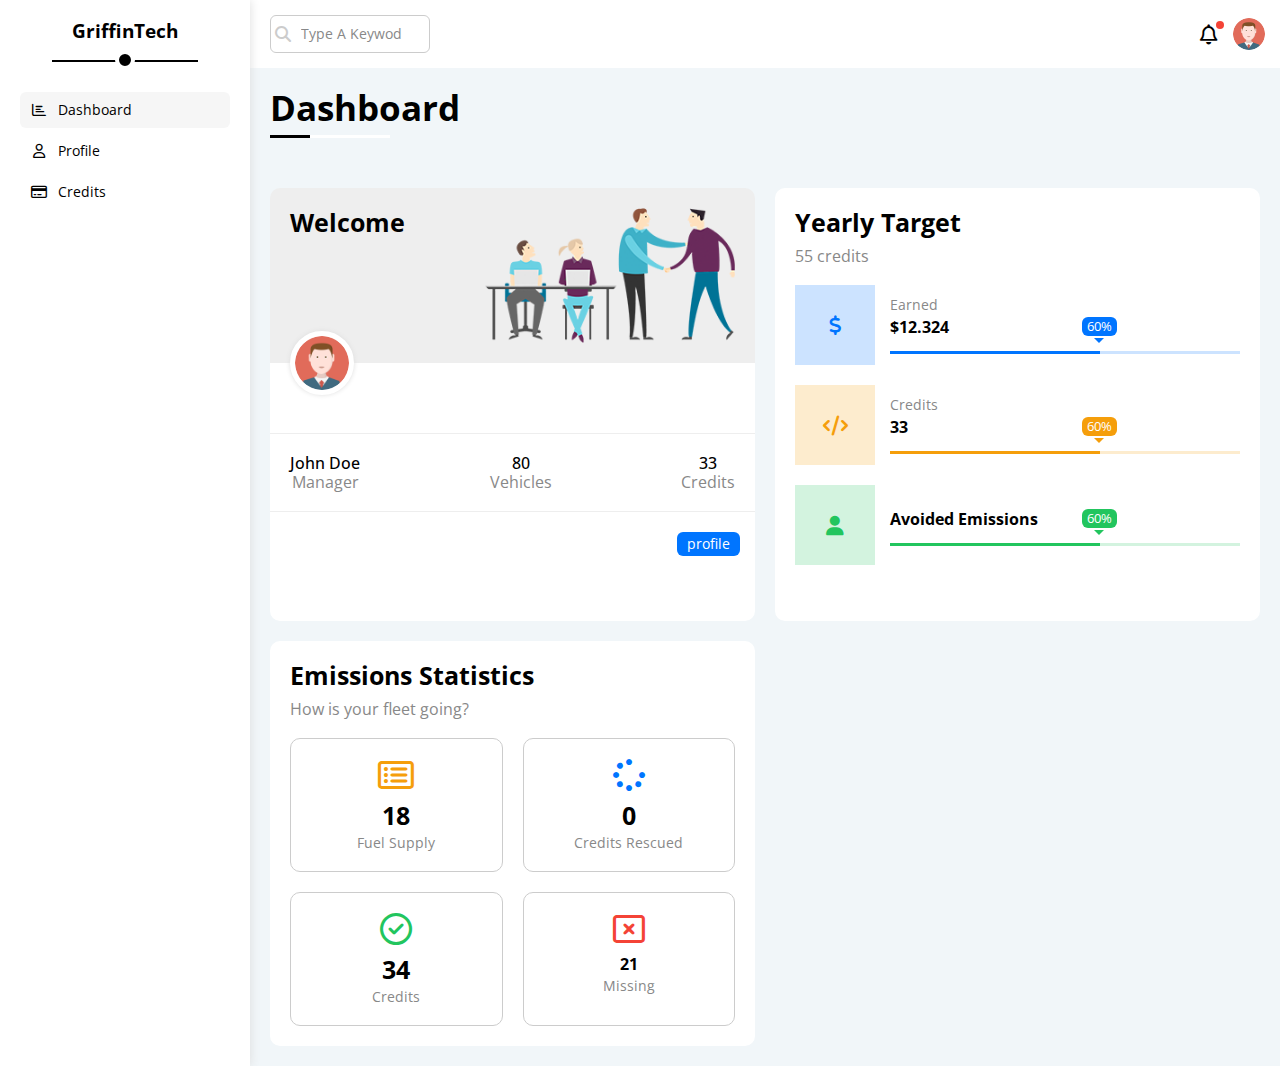
<file: index.html>
<!DOCTYPE html>
<html lang="en">
<head>
    <meta charset="UTF-8">
    <meta name="viewport" content="width=device-width, initial-scale=1.0">
    <!-- Font Awesome library -->
    <link rel="stylesheet" href="style/all.min.css">
    <!-- Google Fonts -->
    <link rel="preconnect" href="https://fonts.googleapis.com">
    <link rel="preconnect" href="https://fonts.gstatic.com" crossorigin>
    <link href="https://fonts.googleapis.com/css2?family=Open+Sans:ital,wght@0,300..800;1,300..800&display=swap" rel="stylesheet">
    <!-- normalize -->
    <link rel="stylesheet" href="style/normalize.css">
    <!-- Frame Work -->
    <link rel="stylesheet" href="style/framework.css">
    <!-- Style for the main page -->
    <link rel="stylesheet" href="style/main.css">
    <title>GriffinTech</title>
    <link rel="icon" type="image/x-icon" href="/logo.ico">
</head>
<body>

    <div class="page d-flex">
        <div class="sidebar p-20 bg-white p-relative">
            <h3 class="sidebar-head p-relative">GriffinTech</h3>
            <ul>
                <li>
                    <a href="index.html" class="active d-flex align-center c-black fs-14 rad-6 p-10">
                        <i class="fa-regular fa-chart-bar fa-fw"></i>
                        <span class="hide-mobile">Dashboard</span>
                    </a>
                </li>
                <!-- <li>
                    <a href="settings.html" class="d-flex align-center c-black fs-14 rad-6 p-10">
                        <i class="fa-solid fa-gear fa-fw"></i>
                        <span class="hide-mobile">Settings</span>
                    </a>
                </li> -->
                <li>
                    <a href="profile.html" class="d-flex align-center c-black fs-14 rad-6 p-10">
                        <i class="fa-regular fa-user fa-fw"></i>
                        <span class="hide-mobile">Profile</span>
                    </a>
                </li>
                <li>
                
                <li>
                    <a href="plans.html" class="d-flex align-center c-black fs-14 rad-6 p-10">
                        <i class="fa-regular fa-credit-card fa-fw"></i>
                        <span class="hide-mobile">Credits</span>
                    </a>
                </li>
            </ul>
        </div>
        <div class="content flex-1 o-flow">
            <div class="con-head p-15 bg-white between-flex">
                <div class="search p-relative c-ccc">
                    <input type="text" name="search" id="search-bar" placeholder="Type A Keywod" class="p-10 rad-6 fs-14">
                </div>
                <div class="notify d-flex align-center">
                    <i class="fa-regular fa-bell fa-lg p-relative"></i>
                    <img src="imgs/dashboard/avatar.png" alt="" class="rounded ml-10">
                </div>
            </div>
            <h1 class="page-name m-20 p-relative">Dashboard</h1>

            <div class="wrapper p-relative p-20 d-grid">

                <div class="welcome rad-10 o-flow ">
                    <div class="welcome-head p-relative d-flex space-between p-20 bg-eee">
                        <div class="text">
                            <h3 class="card-head m-0">Welcome</h3>
                            <p></p>
                        </div>
                        <img class="welcome-img" src="imgs/dashboard/welcome.png" alt="">
                        <img src="imgs/dashboard/avatar.png" alt="" class="user rounded bg-white">
                    </div>

                    <div class="details bg-white">
                        <div class="content between-flex p-20 text-c">
                            <div class="title">
                                <span class="d-block">John Doe</span>
                                <span class="c-gray mt-10">Manager</span>
                            </div>
                            <div class="projects">
                                <span class="d-block">80</span> 
                                <span class="c-gray mt-10">Vehicles</span>
                            </div>
                            <div class="earning">
                                <span class="d-block">33</span>
                                <span class="c-gray mt-10">Credits</span>
                            </div>
                        </div>
                        <a href="profile.html" class="p-10 fs-14 w-fit bg-blue d-block btn-shape">profile</a>
                    </div>
                </div>


                <div class="yearly-target bg-white p-relative p-20 rad-10">
                    <h3 class="card-head m-0">Yearly Target</h3>
                    <p>55 credits</p>

                    <div class="stats mt-20">

                        <div class="back-blue d-flex align-center mb-20">
                            <i class="fa-solid fa-dollar-sign fa-lg c-blue center-flex"></i>
                            <div class="text">
                                <p class="m-0 c-gray fs-14">Earned</p>
                                <span class="number d-block  mt-5">$12.324</span>
                                <div class="progress"><span data-progress="60%" class="bg-blue d-block p-relative" style="width: 60%;"></span></div>
                            </div>
                        </div>

                        <div class="back-orange d-flex align-center mb-20">
                            <i class="fa-solid fa-code fa-lg c-orange center-flex"></i>
                            <div class="text">
                                <p class="m-0 c-gray fs-14">Credits</p>
                                <span class="number d-block mt-5">33</span>
                                <div class="progress"><span data-progress="60%" class="bg-orange d-block p-relative" style="width: 60%;"></span></div>
                            </div>
                        </div>

                        <div class="back-green d-flex align-center mb-20">
                            <i class="fa-solid fa-user fa-lg c-green center-flex"></i>
                            <div class="text">
                                <p class="m-0 c-gray fs-14"></p>
                                <span class="number d-block mt-5">Avoided Emissions</span>
                                <div class="progress w-full"><span data-progress="60%" class="bg-green d-block p-relative" style="width: 60%;"></span></div>
                            </div>
                        </div>

                    </div>
                </div>

                <div class="tickets bg-white rad-10 p-20">
                    <h3 class="card-head m-0">Emissions Statistics</h3>
                    <p>How is your fleet going?</p>

                    <div class="cards d-flex f-wrap mt-20 text-c gap-20">

                        <div class="card rad-10 p-20">
                            <i class="fa-regular fa-rectangle-list fa-2x mb-10 c-orange"></i>
                            <span class="d-block fw-bold mb-5 fs-25">18</span>
                            <span class="d-block fs-14 c-gray">Fuel Supply</span>
                        </div>

                        <div class="card rad-10 p-20">
                            <i class="fa-solid fa-spinner fa-2x mb-10 c-blue mb-10"></i>
                            <span class="d-block fw-bold mb-5 fs-25">0</span>
                            <span class="d-block fs-14 c-gray">Credits Rescued</span>
                        </div>

                        <div class="card rad-10 p-20">
                            <i class="fa-regular fa-circle-check fa-2x mb-10 c-green"></i>
                            <span class="d-block fw-bold mb-5 fs-25">34</span>
                            <span class="d-block fs-14 c-gray">Credits</span>
                        </div>

                        <div class="card rad-10 p-20">
                            <i class="fa-regular fa-rectangle-xmark fa-2x mb-10 c-red"></i>
                            <span class="d-block fw-bold mb-5">21</span>
                            <span class="d-block fs-14 c-gray">Missing</span>
                        </div>
                    </div>
                </div>

        </div>
    </div>

</body>
</html>
</file>
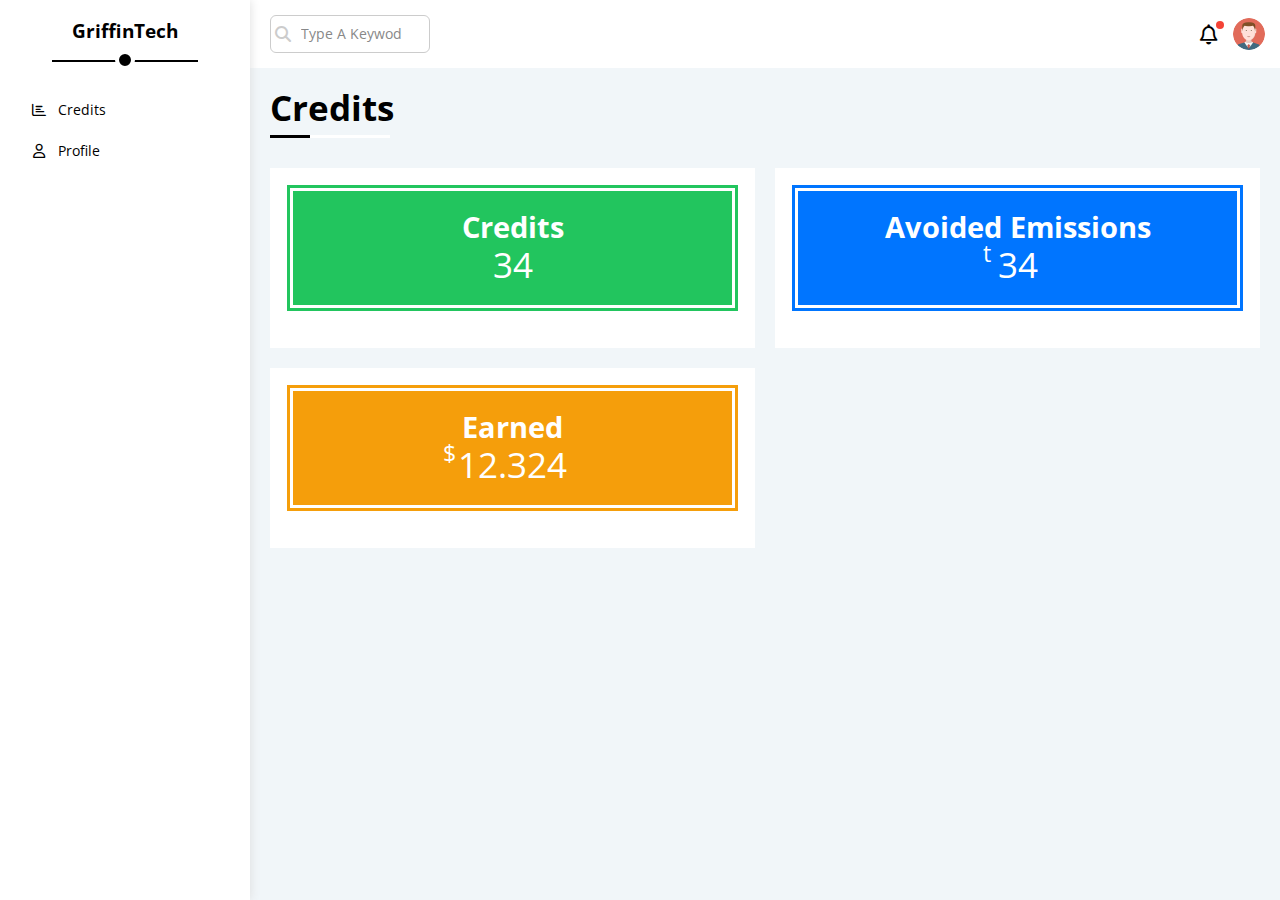
<file: plans.html>
<!DOCTYPE html>
<html lang="en">
<head>
    <meta charset="UTF-8">
    <meta name="viewport" content="width=device-width, initial-scale=1.0">
    <!-- Font Awesome library -->
    <link rel="stylesheet" href="style/all.min.css">
    <!-- Google Fonts -->
    <link rel="preconnect" href="https://fonts.googleapis.com">
    <link rel="preconnect" href="https://fonts.gstatic.com" crossorigin>
    <link href="https://fonts.googleapis.com/css2?family=Open+Sans:ital,wght@0,300..800;1,300..800&display=swap" rel="stylesheet">
    <!-- normalize -->
    <link rel="stylesheet" href="style/normalize.css">
    <!-- Frame Work -->
    <link rel="stylesheet" href="style/framework.css">
    <!-- Style for the main page -->
    <link rel="stylesheet" href="style/main.css">
    <title>Dashboard</title>
</head>
<body>
    <div class="page d-flex">

        <div class="sidebar p-20 bg-white p-relative">
            <h3 class="sidebar-head p-relative">GriffinTech</h3>
            <ul>
                <li>
                    <a href="index.html" class="d-flex align-center c-black fs-14 rad-6 p-10">
                        <i class="fa-regular fa-chart-bar fa-fw"></i>
                        <span class="hide-mobile">Credits</span>
                    </a>
                </li>
               
                <li>
                    <a href="profile.html" class="d-flex align-center c-black fs-14 rad-6 p-10">
                        <i class="fa-regular fa-user fa-fw"></i>
                        <span class="hide-mobile">Profile</span>
                    </a>
                </li>
                <!-- <li>
                    <a href="projects.html" class="d-flex align-center c-black fs-14 rad-6 p-10">
                        <i class="fa-solid fa-diagram-project fa-fw"></i>
                        <span class="hide-mobile">Projects</span>
                    </a>
                </li>
                <li>
                    <a href="courses.html" class="d-flex align-center c-black fs-14 rad-6 p-10">
                        <i class="fa-solid fa-graduation-cap fa-fw"></i>
                        <span class="hide-mobile">Courses</span>
                    </a>
                </li>
                <li>
                    <a href="friends.html" class="d-flex align-center c-black fs-14 rad-6 p-10">
                        <i class="fa-regular fa-circle-user fa-fw"></i>
                        <span class="hide-mobile">Friends</span>
                    </a>
                </li>
                <li>
                    <a href="files.html" class="d-flex align-center c-black fs-14 rad-6 p-10">
                        <i class="fa-regular fa-file fa-fw"></i>
                        <span class="hide-mobile">Files</span>
                    </a>
                </li>
                <li>
                    <a href="plans.html" class="active d-flex align-center c-black fs-14 rad-6 p-10">
                        <i class="fa-regular fa-credit-card fa-fw"></i>
                        <span class="hide-mobile">Plans</span>
                    </a>
                </li> -->
            </ul>
        </div>

        <div class="content flex-1 o-flow">
            <div class="con-head p-15 bg-white between-flex">
                <div class="search p-relative c-ccc">
                    <input type="text" name="search" id="search-bar" placeholder="Type A Keywod" class="p-10 rad-6 fs-14">
                </div>
                <div class="notify d-flex align-center">
                    <i class="fa-regular fa-bell fa-lg p-relative"></i>
                    <img src="imgs/dashboard/avatar.png" alt="" class="rounded ml-10">
                </div>
            </div>
            <h1 class="page-name m-20 p-relative">Credits</h1>

            <div class="plans-page d-grid gap-20 m-20">

                <div class="plan free bg-white p-20">
                    <div class="plan-head bg-green fs-25 c-white text-c p-20 mb-20">
                        <h3 class="m-0">Credits</h3>
                        <p class="mt-5 mb-0 p-relative w-fit"><span></span> 34</p>
                    </div>
                   
                </div>
                       
                <div class="plan basic bg-white p-20">
                    <div class="plan-head bg-blue fs-25 c-white text-c p-20 mb-20">
                        <h3 class="m-0">Avoided Emissions</h3>
                        <p class="mt-5 mb-0 p-relative w-fit"><span>t</span> 34</p>
                    </div>
                   
                </div>

                <div class="plan premium basic bg-white p-20">
                    <div class="plan-head bg-orange fs-25 c-white text-c p-20 mb-20">
                        <h3 class="m-0">Earned</h3>
                        <p class="mt-5 mb-0 p-relative w-fit"><span>$</span> 12.324</p>
                    </div>
                   
                   
                </div>
                

            </div>
        </div>
    </div>
</body>
</html>
</file>
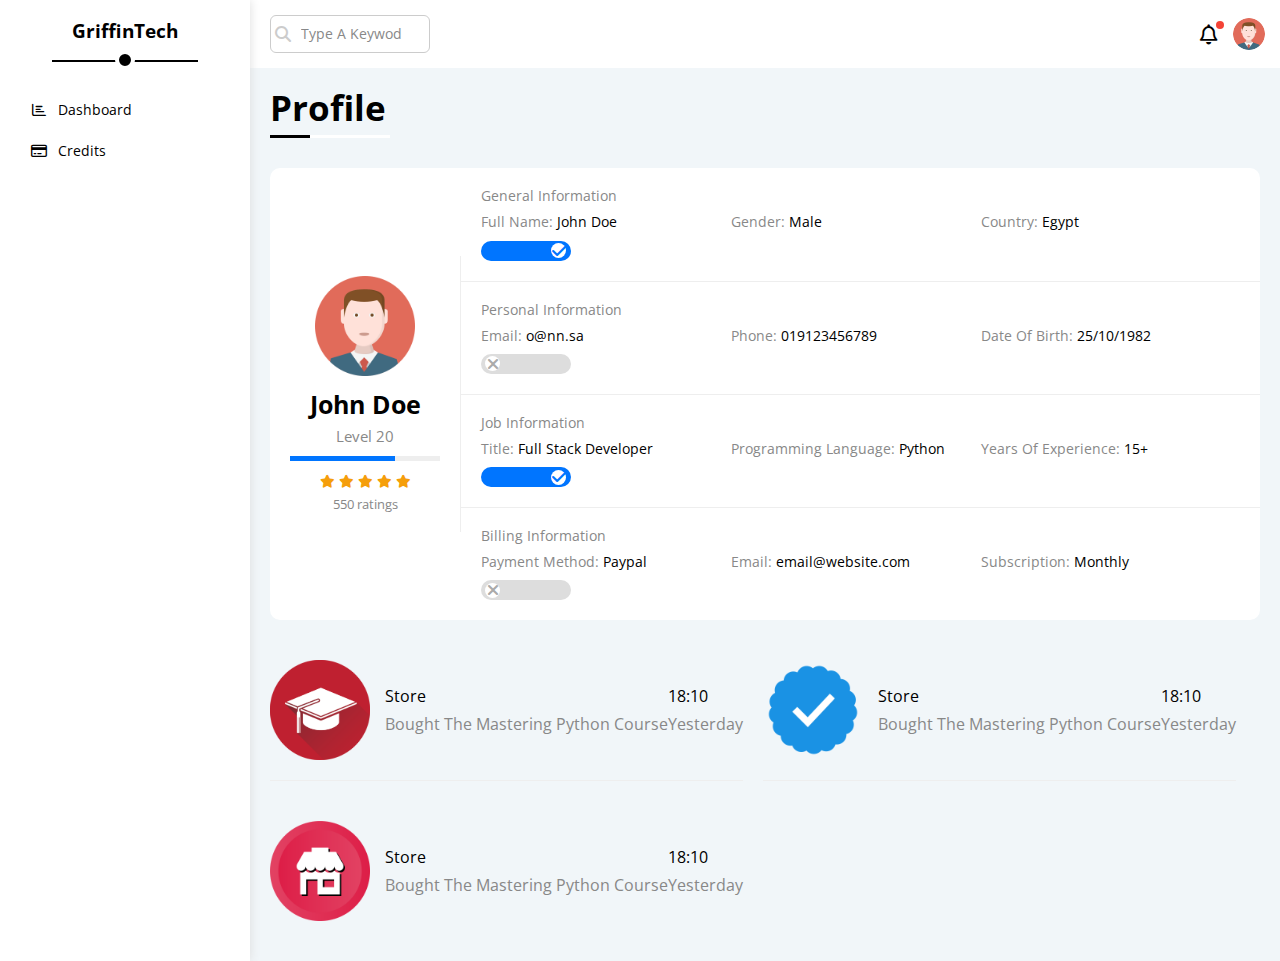
<file: profile.html>
<!DOCTYPE html>
<html lang="en">
<head>
    <meta charset="UTF-8">
    <meta name="viewport" content="width=device-width, initial-scale=1.0">
    <!-- Font Awesome library -->
    <link rel="stylesheet" href="style/all.min.css">
    <!-- Google Fonts -->
    <link rel="preconnect" href="https://fonts.googleapis.com">
    <link rel="preconnect" href="https://fonts.gstatic.com" crossorigin>
    <link href="https://fonts.googleapis.com/css2?family=Open+Sans:ital,wght@0,300..800;1,300..800&display=swap" rel="stylesheet">
    <!-- normalize -->
    <link rel="stylesheet" href="style/normalize.css">
    <!-- Frame Work -->
    <link rel="stylesheet" href="style/framework.css">
    <!-- Style for the main page -->
    <link rel="stylesheet" href="style/main.css">
    <title>Profile</title>
</head>
<body>

    <div class="page d-flex">
        <div class="sidebar p-20 bg-white p-relative">
            <h3 class="sidebar-head p-relative">GriffinTech</h3>
            <ul>
                <li>
                    <a href="index.html" class="d-flex align-center c-black fs-14 rad-6 p-10">
                        <i class="fa-regular fa-chart-bar fa-fw"></i>
                        <span class="hide-mobile">Dashboard</span>
                    </a>
                </li>
                <!-- <li>
                    <a href="settings.html" class="d-flex align-center c-black fs-14 rad-6 p-10">
                        <i class="fa-solid fa-gear fa-fw"></i>
                        <span class="hide-mobile">Settings</span>
                    </a>
                </li>
                <li>
                    <a href="profile.html" class="active d-flex align-center c-black fs-14 rad-6 p-10">
                        <i class="fa-regular fa-user fa-fw"></i>
                        <span class="hide-mobile">Profile</span>
                    </a>
                </li>
                <li>
                    <a href="projects.html" class="d-flex align-center c-black fs-14 rad-6 p-10">
                        <i class="fa-solid fa-diagram-project fa-fw"></i>
                        <span class="hide-mobile">Projects</span>
                    </a>
                </li>
                <li>
                    <a href="courses.html" class="d-flex align-center c-black fs-14 rad-6 p-10">
                        <i class="fa-solid fa-graduation-cap fa-fw"></i>
                        <span class="hide-mobile">Courses</span>
                    </a>
                </li>
                <li>
                    <a href="friends.html" class="d-flex align-center c-black fs-14 rad-6 p-10">
                        <i class="fa-regular fa-circle-user fa-fw"></i>
                        <span class="hide-mobile">Friends</span>
                    </a>
                </li>
                <li>
                    <a href="files.html" class="d-flex align-center c-black fs-14 rad-6 p-10">
                        <i class="fa-regular fa-file fa-fw"></i>
                        <span class="hide-mobile">Files</span>
                    </a>
                </li> -->
                <li>
                    <a href="plans.html" class="d-flex align-center c-black fs-14 rad-6 p-10">
                        <i class="fa-regular fa-credit-card fa-fw"></i>
                        <span class="hide-mobile">Credits</span>
                    </a>
                </li>
            </ul>
        </div>
        <div class="content flex-1 o-flow">
            <div class="con-head p-15 bg-white between-flex">
                <div class="search p-relative c-ccc">
                    <input type="text" name="search" id="search-bar" placeholder="Type A Keywod" class="p-10 rad-6 fs-14">
                </div>
                <div class="notify d-flex align-center">
                    <i class="fa-regular fa-bell fa-lg p-relative"></i>
                    <img src="imgs/dashboard/avatar.png" alt="" class="rounded ml-10">
                </div>
            </div>
            <h1 class="page-name m-20 p-relative">Profile</h1>

            
            <div class="profile-page m-20 d-flex f-wrap gap-20">
                <div class="informations f-column-mobile d-flex w-full align-center bg-white rad-10">

                    <div class="image-info text-c p-20">
                        <img class="mb-10" src="imgs/dashboard/avatar.png" alt="">
                        <div class="fw-bold d-block fs-25 mb-10">John Doe</div>
                        <span class="fs-15 c-gray d-block mb-10">Level 20</span>
                        <div class="level-prog bg-eee mb-10"><span class="bg-blue d-block" style="width: 70%;"></span></div>
                        <div class="stars mb-5">
                            <i class="fa-solid fa-star c-orange fs-13"></i>
                            <i class="fa-solid fa-star c-orange fs-13"></i>
                            <i class="fa-solid fa-star c-orange fs-13"></i>
                            <i class="fa-solid fa-star c-orange fs-13"></i>
                            <i class="fa-solid fa-star c-orange fs-13"></i>
                        </div>
                        <span class="c-gray fs-13">550 ratings</span>
                    </div>

                    <div class="general-info text-c-mobile flex-1">

                        <div class="row b-bottom p-20">
                            <span class="fs-14 c-gray mb-10 d-block">General Information</span>
                            <div class="text f-column-mobile d-flex align-center f-wrap">
                                <div class="fs-14"><span class="c-gray">Full Name: </span>John Doe</div>
                                <div class="fs-14"><span class="c-gray">Gender: </span>Male</div>
                                <div class="fs-14"><span class="c-gray">Country: </span>Egypt</div>
                                <label>
                                    <input class="toggle-check" type="checkbox" checked>
                                    <div class="clicked-btn"></div>
                                </label>
                            </div>
                        </div>

                        <div class="row b-bottom p-20">
                            <span class="fs-14 c-gray mb-10 d-block">Personal Information</span>
                            <div class="text f-column-mobile d-flex align-center f-wrap">
                                <div class="fs-14"><span class="c-gray">Email: </span>o@nn.sa</div>
                                <div class="fs-14"><span class="c-gray">Phone: </span>019123456789</div>
                                <div class="fs-14"><span class="c-gray">Date Of Birth: </span>25/10/1982</div>
                                <label>
                                    <input class="toggle-check" type="checkbox">
                                    <div class="clicked-btn"></div>
                                </label>
                            </div>
                        </div>

                        <div class="row b-bottom p-20">
                            <span class="fs-14 c-gray mb-10 d-block">Job Information</span>
                            <div class="text f-column-mobile d-flex align-center f-wrap">
                                <div class="fs-14"><span class="c-gray">Title: </span>Full Stack Developer</div>
                                <div class="fs-14"><span class="c-gray">Programming Language: </span>Python</div>
                                <div class="fs-14"><span class="c-gray">Years Of Experience: </span>15+</div>
                                <label>
                                    <input class="toggle-check" type="checkbox" checked>
                                    <div class="clicked-btn"></div>
                                </label>
                            </div>
                        </div>

                        <div class="row p-20">
                            <span class="fs-14 c-gray mb-10 d-block">Billing Information</span>
                            <div class="text f-column-mobile d-flex align-center f-wrap">
                                <div class="fs-14"><span class="c-gray">Payment Method: </span>Paypal</div>
                                <div class="fs-14"><span class="c-gray">Email: </span>email@website.com</div>
                                <div class="fs-14"><span class="c-gray">Subscription: </span>Monthly</div>
                                <label>
                                    <input class="toggle-check" type="checkbox">
                                    <div class="clicked-btn"></div>
                                </label>
                            </div>
                        </div>


                    </div>
                </div>

               

    

                    <div class="row b-bottom d-flex align-center f-column-mobile pt-20 pb-20">
                        <img class="mr-15" src="imgs/dashboard/activity-02.png" alt="">
                        <div class="flex-1 between-flex f-column-mobile text-c-mobile">
                            <div>
                                <span class="d-block mb-10">Store</span> 
                                <span class="c-gray">Bought The Mastering Python Course</span>
                            </div>
                            <div> 
                                <span class="d-block mb-10">18:10</span> 
                                <span class="c-gray">Yesterday</span>
                            </div>
                        </div>
                    </div>

                    <div class="row b-bottom d-flex align-center f-column-mobile pt-20 pb-20">
                        <img class="mr-15" src="imgs/dashboard/activity-03.png" alt="">
                        <div class="flex-1 between-flex f-column-mobile text-c-mobile">
                            <div>
                                <span class="d-block mb-10">Store</span> 
                                <span class="c-gray">Bought The Mastering Python Course</span>
                            </div>
                            <div> 
                                <span class="d-block mb-10">18:10</span> 
                                <span class="c-gray">Yesterday</span>
                            </div>
                        </div>
                    </div>

                    <div class="row d-flex align-center pt-20 pb-20 f-column-mobile">
                        <img class="mr-15" src="imgs/dashboard/activity-01.png" alt="">
                        <div class="flex-1 between-flex f-column-mobile text-c-mobile">
                            <div>
                                <span class="d-block mb-10">Store</span> 
                                <span class="c-gray">Bought The Mastering Python Course</span>
                            </div>
                            <div> 
                                <span class="d-block mb-10">18:10</span> 
                                <span class="c-gray">Yesterday</span>
                            </div>
                        </div>
                    </div>
            </div>

        </div>
    </div>

</body>
</html>
</file>
<file: style/framework.css>
:root {
    --blue-color : #0075ff;
    --blue-alt-color: #0d69d5;
    --orange-color: #f59e0b;
    --green-color: #22c55e;
    --red-color: #f44336;
    --gray-color: #888;
}
/* Start Padding + Margin */
.pt-10 {
    padding-top: 10px;
}
.pt-20 {
    padding-top: 20px;
}
.p-10 {
    padding: 10px;
}
.p-15 {
    padding: 15px;
}
.p-20 {
    padding: 20px;
}
.pb-10 {
    padding-bottom: 10px;
}
.pb-20 {
    padding-bottom: 20px;
}
.pl-10 {
    padding-left: 10px;
}
.m-0 {
    margin: 0;
}
.m-20 {
    margin: 20px;
}
.mt-0 {
    margin-top: 0;
}
.mt-5 {
    margin-top: 5px;
}
.mt-10 {
    margin-top: 10px;
}
.mt-20 {
    margin-top: 20px;
}
.mr-10 {
    margin-right: 10px;
}
.mr-15 {
    margin-right: 15px;
}
.mb-0 {
    margin-bottom: 0;
}
.mb-5 {
    margin-bottom: 5px;
}
.mb-10 {
    margin-bottom: 10px;
}
.mb-20 {
    margin-bottom: 20px;
}
.ml-5 {
    margin-left: 5px;
}
.ml-10 {
    margin-left: 15px;
}
/* End Padding + Margin */
/* Width & Height */
.w-fit {
    width: fit-content;
}
.w-full {
    width: 100%;
}
.h-full {
    height: 100%;
}
/* Width & Height */
/* Start backround-color */
.bg-white {
    background-color: white;
}
.bg-eee {
    background-color: #eee;
}
.bg-ccc {
    background-color: #ccc;
}
.bg-orange {
    background-color: var(--orange-color);
}
.bg-blue {
    background-color: var(--blue-color);
}
.bg-green {
    background-color: var(--green-color);
}
.bg-red {
    background-color: var(--red-color);
}

.c-orange {
    color: var(--orange-color);
}
.c-blue {
    color: var(--blue-color);
}
.c-green {
    color: var(--green-color);
}
.c-black {
    color: black;
}
.c-red {
    color: var(--red-color);
}
.c-ccc {
    color: #ccc;
}
.c-gray {
    color: var(--gray-color);
}
.c-white {
    color: white;
}
.opacity-3 {
    opacity: .3;
}
/* End backround-color */

/* Start box layout */
.d-block {
    display: block;
}
.d-flex {
    display: flex;
}
.align-center {
    align-items: center;
}
@media (max-width: 767px) {
    .f-column-mobile {
        flex-direction: column;
    }
}
.gap-20 {
    gap: 20px;
}
.f-wrap {
    flex-wrap: wrap;
}
.space-between {
    justify-content: space-between;
}
.flex-1 {
    flex: 1;
}
/* End box layout */

/* Start Position */
.p-relative {
    position: relative;
}
/* End Position */

/* Start Font */ 
.text-c {
    text-align: center;
}
@media (max-width: 767px) {
    .text-c-mobile {
        text-align: center;
    }
}
.fs-13 {
    font-size: 13px;
}
.fs-14 {
    font-size: 14px;
}
.fs-15 {
    font-size: 15px;
}
.fs-25 {
    font-size: 25px;
}
.fw-bold {
    font-weight: bold;
}
/* End Font */

/* Start border */
.b-none {
    border: none;
}
.b-bottom {
    border-bottom: 1px solid #eee;
}
.rad-6 {
    border-radius: 6px;
}
.rad-10 {
    border-radius: 10px;
}
.rounded {
    border-radius: 50%;
}
.o-flow {
    overflow: hidden;
}
/* End border */

/* Hide Mobile */
@media (max-width: 767px) {
    .hide-mobile {
        display: none;
    }
}
/* Hide Mobile */

/* Start Components */
.between-flex {
    display: flex;
    align-items: center;
    justify-content: space-between;
}
.center-flex {
    display: flex;
    align-items: center;
    justify-content: center;
}
.d-grid {
    display: grid;
    gap: 20px;
}
.btn-shape {
    padding: 4px 10px;
    border-radius: 6px;
}
/* End Components */
</file>
<file: style/main.css>
:root {
    --blue-color : #0075ff;
    --blue-alt-color: #0d69d5;
    --orange-color: #f59e0b;
    --green-color: #22c55e;
    --red-color: #f44336;
    --gray-color: #888;
}
* {
    -webkit-box-sizing: border-box;
    -moz-box-sizing: border-box;
    box-sizing: border-box;
}
html {
    scroll-behavior: smooth;
}
body {
    margin: 0;
    font-family: "Open Sans", sans-serif;
}
*:focus {
    outline: none;
}
ul {
    list-style: none;
    margin: 0;
    padding: 0;
}
a {
    text-decoration: none;
}
::-webkit-scrollbar {
    width: 15px;
}
::-webkit-scrollbar-track {
    background-color: white;
}
::-webkit-scrollbar-thumb {
    background-color: var(--blue-color);
}
::-webkit-scrollbar-thumb:hover {
    background-color: var(--blue-alt-color);
}
/* Start Page */
.page {
    background-color: #f1f6f9;
    min-height: 100vh;
}
/* Start Sidebar */
.sidebar {
    width: 250px;
    box-shadow: 0 0 10px #ddd;
}
@media (max-width: 767px) {
    .sidebar {
        width: 58px;
        padding: 10px;
    }
}
.sidebar > h3 {
    margin: 0 auto 50px;
    width: fit-content;
    padding: 0 20px;
}
@media (max-width: 767px) {
    .sidebar > h3 {
        padding: 0;
        margin-bottom: 20px;
        font-size: 13px;
    }
}
@media (min-width: 768px) {
    .sidebar > h3::before ,
    .sidebar > h3::after {
    content: "";
    position: absolute;
    background-color: black;
    }
    .sidebar > h3::before {
        width: 100%;
        height: 2px;
        bottom: -20px;
        left: 0;
    }
    .sidebar > h3::after {
        width: 12px;
        height: 12px;
        border-radius: 50%;
        border: 4px solid white;
        bottom: -28px;
        left: 50%;
        transform: translateX(-50%);
    }
}
.sidebar ul li a {
    transition: .3s;
    margin: 0 0 5px;
}
.sidebar ul li a.active,
.sidebar ul li a:hover {
    background-color: #f6f6f6;
}
.sidebar ul li a i {
    margin-right: 10px;
}
@media (max-width: 767px) {
    .sidebar ul li a i {
        margin: 0;
    }
}
/* End Sidebar */
/* Dashboard Header */
.page .content .search:before {
    font-family: var(--fa-style-family-classic);
    content: "\f002";
    font-weight: 900;
    position: absolute;
    top: 50%;
    transform: translateY(-50%);
    left: 10px;
}
.page .content .con-head input[type="text"] {
    border: 1px solid #ccc;
    padding-left: 30px;
    width: 160px;
    margin-left: 5px;
    transition: width .3s;
}
.page .content .con-head input[type="text"]::placeholder {
    color: var(--gray-color);
    transition: .3s;
}
.page .content .con-head input[type="text"]:focus {
    width: 200px;
}
.page .content .con-head input[type="text"]:focus::placeholder {
    color: transparent;
}
.page .content .notify img {
    width: 32px;
    height: 32px; 
}
.page .content .notify i::after {
    content: "";
    width: 8px;
    height: 8px;
    background-color: var(--red-color);
    border-radius: 50%;
    position: absolute;
    top: -13px;
    right: -6px;
}
/* Dashboard Header */
/* Start Page Main Heading */
.page-name {
    font-size: 35px;
    margin-bottom: 40px;
}
.page-name::before,
.page-name::after {
    content: "";
    height: 3px;
    position: absolute;
    bottom: -10px;
    left: 0;
}
.page-name::before {
    width: 120px;
    background-color: white;
}
.page-name::after {
    width: 40px;
    background-color: black;
}
/* End Page Main Heading */
/* Wrapper */
.wrapper {
    grid-template-columns: repeat(auto-fill, minmax(400px, 1fr));
}
@media (max-width: 767px) {
    .wrapper {
        grid-template-columns: minmax(200px, 1fr);
        padding: 10px;
    }
}
/* Start welcome */
.wrapper h3.card-head {
    font-size: 25px;
}
.wrapper h3.card-head + p {
    margin: 10px 0 0;
    color: var(--gray-color);
}
.wrapper .welcome .welcome-head img.welcome-img {
    max-width: 250px;
}
@media (max-width: 767px) {
    .wrapper .welcome .welcome-head {
        padding-bottom: 40px;
    }
    .wrapper .welcome .welcome-head img.welcome-img {
        display: none;
    }
}
.wrapper .user {
    width: 64px;
    height: 64px;
    border: 2px solid white;
    padding: 3px;
    box-shadow: 0 0 5px #ddd;
    position: absolute;
    bottom: -32px;
    left: 20px;
}
@media (max-width: 767px) {
    .wrapper .user {
        left: 50%;
        transform: translateX(-50%);
    }
}
.wrapper .details {
    padding-top: 50px;
    padding-bottom: 50px;
}
.wrapper .details .content {
    border-top: 1px solid #eee;
    border-bottom: 1px solid #eee;
    margin: 20px 0;
}
.wrapper .details .content span:first-of-type {
    font-weight: 500;
}
.wrapper .welcome a {
    color: white;
    margin: 0 15px 15px auto;
    transition: .3s;
}
.wrapper .details a:hover {
    background-color: var(--blue-alt-color);
}
/* End welcome */
/* Start Quick Drafts */
.wrapper .quick-draft .form textarea {
    resize: none;
    min-height: 200px;
}
.wrapper .quick-draft a:hover {
    background-color: var(--blue-alt-color);
}
.wrapper .quick-draft a {
    color: white;
    margin: 0 15px 15px auto;
    transition: .3s;
}
/* End Quick Drafts */
/* Start Yearly Target */
.yearly-target .stats i {
    width: 80px;
    height: 80px;
    background-color: var(--blue-color);
    margin-right: 15px;
}
/* Icon back color */
.yearly-target .stats .back-blue i {
    background-color: rgb(0 117 255 / 20%);
}
.yearly-target .stats .back-orange i {
    background-color: rgb(245 158 11 / 20%);
}
.yearly-target .stats .back-green i {
    background-color: rgb(34 197 94 / 20%);
}
.yearly-target .stats .text {
    flex: 1;
}
.yearly-target .stats .text .number {
    font-weight: bold;
    margin-bottom: 15px;
}
.yearly-target .stats .progress {
    height: 3px;
}
.yearly-target .stats .back-blue .progress {
    background-color: rgb(0 117 255 / 20%);
}
.yearly-target .stats .back-orange .progress {
    background-color: rgb(245 158 11 / 20%);
}
.yearly-target .stats .back-green .progress {
    background-color: rgb(34 197 94 / 20%);
}
.yearly-target .stats .progress span {
    height: 100%;
}
.yearly-target .stats .progress span::before {
    content: attr(data-progress);
    padding: 2px 5px;
    border-radius: 6px;
    color: white;
    font-size: 13px;
    position: absolute;
    top: -34px;
    right: -17px;
}
.yearly-target .stats .back-blue .progress span::before {
    background-color: var(--blue-color);
}
.yearly-target .stats .back-orange .progress span::before {
    background-color: var(--orange-color);
}
.yearly-target .stats .back-green .progress span::before {
    background-color: var(--green-color);
}

.yearly-target .stats .progress span::after {
    content: "";
    position: absolute;
    top: -13px;
    right: -4px;
    border: 5px solid;
}
.yearly-target .stats .back-blue .progress span::after {
    border-color: var(--blue-color) transparent transparent transparent;
}
.yearly-target .stats .back-orange .progress span::after {
    border-color: var(--orange-color)  transparent transparent transparent;
}
.yearly-target .stats .back-green .progress span::after {
    border-color: var(--green-color) transparent transparent transparent;
}
/* End Yearly Target */
/* Start Tickets */
.tickets .cards .card {
    width: calc((100% - 20px) / 2);
    border: 1px solid #ccc;
}
@media (max-width: 767px) {
    .tickets .cards .card {
        width: 100%;
    }
}
/* End Tickets */
/* Start Latest News */
@media (max-width: 767px) {
    .news .card-head {
        text-align: center;
    }
}
.news .row img {
    width: 100px;
}
.news .row .text h3 {
    font-size: 16px;
}
.news .row .time-left {
    padding: 5px 10px;
}
@media (max-width: 767px) {
    .row img {
        margin: 0 0 15px;
    }
    .row .text {
        margin-bottom: 10px;
    }
}
/* End Latest News */
/* Start Lateset Tasks */
.tasks .done h4,
.tasks .done p {
    text-decoration: line-through;
}
.tasks .delete {
    cursor: pointer;
    transition: .3s;
}
.tasks .delete:hover {
    color: var(--red-color);
}
/* End Lateset Tasks */
/* Start Top Search */
.search-items .row span:last-of-type {
    padding: 4px 10px;
}
/* End Top Search */
/* Start Latest Uploads */
.uploads img {
    width: 40px;
}
.uploads .row .num {
    padding: 5px 10px;
}
/* End Latest Uploads */
/* Start Last Project Progress */
.last-project img {
    position: absolute;
    right: 0;
    bottom: 0;
    opacity: .2;
    width: 160px;
}
.last-project ul::before {
    content: "";
    height: calc(100% - 40px);
    width: 2px;
    background-color: var(--blue-color);
    position: absolute;
    top: 0;
    left: 7px;
}
.last-project ul li::before {
    content: "";
    width: 20px;
    height: 20px;
    border-radius: 50%;
    border: 2px solid white;
    outline: 2px solid var(--blue-color);
    position: absolute;
    top: 50%;
    left: -19px;
    background-color: white;
    transform: translateY(-50%);
}
.last-project ul li:not(.later)::before {
    background-color: var(--blue-color);
}
.last-project ul li.current::before {
    animation: flashing .8s infinite alternate;
}
@keyframes flashing {
    0% {
        background-color: white;
    }
    100% {
        background-color: var(--blue-color);
    }
}
/* End Last Project Progress */
/*  */
.reminders .task > span {
    width: 15px;
    height: 15px;
    border-radius: 50%;
}
.reminders .task .text.blue {
    border-left: 1px solid var(--blue-color);
}
.reminders .task .text.green {
    border-left: 1px solid var(--green-color);
}
.reminders .task .text.orange {
    border-left: 1px solid var(--orange-color);
}
.reminders .task .text.red {
    border-left: 1px solid var(--red-color);
}
/*  */
/*  */
.latest-post{
    min-height: 140px;
}
.latest-post .head img {
    width: 50PX;
    height: 50PX;
}
.latest-post .body {
    line-height: 1.7;
    font-size: 18px;
}
/*  */
/* Start Socials */
.socials .row {
    padding-left: 70px;
}
.socials a {
    margin-left: auto;
}
.socials i {
    width: 60px;
    position: absolute;
    top: 0;
    left: 0;
}
.socials i:hover {
    transform: rotate(5deg);
}
.socials .row.twitter {
    background-color: rgb(0 117 255 / 20%)
}
.socials .facebook {
    background-color: rgb(13 105 213 / 20%);
}
.socials .youtube {
    background-color: rgb(244 67 54 / 20%);
}
.socials .youtube a {
    background-color: var(--red-color);
}
.socials .linkedin {
    background-color: rgb(0 119 181 / 20%);
}
/* End Socials */
/* Start Projects Table */
.responsive-table {
    overflow-x: auto;
}
table {
    min-width: 1000px;
    border-spacing: 0;
}
table td {
    padding: 15px;
}
table thead td {
    background-color: #eee;
    font-weight: bold;
}
table tbody td {
    border-bottom: 1px solid #eee;
    border-left: 1px solid #eee;
    border-collapse: collapse;
    transition: .3s;
}
table tbody td:last-child {
    border-right: 1px solid #eee;
}
table img {
    width: 32px;
    height: 32px;
    border: 2px solid white;
    border-radius: 50%;
}
table img:not(:first-child) {
    margin-left: -15px;
}
table tbody tr:hover td {
    background-color: #faf7f7;
}
/* End Projects Table */
/* =============================================================================================================================== */
/* Start Setting Page */
.setting-page {
    grid-template-columns: repeat(auto-fill, minmax(500px, 1fr));
}
@media (max-width: 575px) {
    .setting-page {
        grid-template-columns: minmax(100px, 1fr);
        margin-right: 10px;
        margin-left: 10px;
        gap: 10px;
    }
}
.setting-page h3.card-head {
    font-size: 25px;
}
.setting-page h3.card-head + p {
    margin: 5px 0 0;
    color: var(--gray-color);
}
.setting-page textarea {
    min-height: 150px;
    resize: none;
    border-color: #ccc;
}
.setting-page .general-info input {
    outline: none;
    border: 1px solid #ccc;
}
.setting-page .general-info input[type = "email"] {
    cursor: no-drop ;
    background-color: #f1f6f9;
}
.security-info > div:not(:last-child) {
    border-bottom: 1px solid #eee;
}

.social-info .row input {
    border: 1px solid #ccc;
    border-radius: 0 6px 6px 0;
    outline: none;
}
.social-info .row i {
    width: 40px;
    height: 40px;    
    border-width: 1px;
    border-style: solid none solid solid;
    border-color: #ccc;
    border-radius: 6px 0 0 6px;
    transition: .3s;
}
.social-info .row:focus-within i {
    color: black;
}
.widgets-control > div input {
    -webkit-appearance: none;
    appearance: none;
}

.widgets-control > div label {
    padding-left: 30px;
    cursor: pointer;
    position: relative;
}
.widgets-control > div label:before {
    content: "";
    width: 20px;
    height: 20px;
    border: 1px solid #ddd;
    border-radius: 3px;
    position: absolute;
    left: 0;
    top: 50%;
    transform: translateY(-50%);
}
.widgets-control > div label:hover::before {
    border-color: var(--blue-alt-color);
}
.widgets-control > div label::after {
    font-family: var(--fa-style-family-classic);
    font-weight: 900;
    content: "\f00c";
    width: 20px;
    height: 21px;
    border-radius: 3px;
    color: white;
    background-color: var(--blue-color);
    border: 1px solid var(--blue-color);
    position: absolute;
    left: 0px;
    top: -3px;
    display: flex;
    align-items: center;
    justify-content: center;
    transform: scale(0) rotate(360deg);
    transition: .3s;
}
.widgets-control > div input:checked + label::after {
    transform: scale(1) rotate(0);
}
.backup-manager .sub label {
    padding-left: 40px;
    height: 25px;
    display: inline-flex;
    cursor: pointer;
    position: relative;
}
.backup-manager .sub label::before {
    content: "";
    width: 25px;
    height: 25px;
    border: 2px solid var(--gray-color);
    border-radius: 50%;
    position: absolute;
    top: 0;
    left: 0;
    margin-top: -5px;
}
.backup-manager .sub label::after {
    content: "";
    width: 18px;
    height: 18px;
    background-color: var(--blue-color);
    position: absolute;
    top: .4px;
    left: 5.3px;
    border-radius: 50%;
    transform: scale(0);
    transition: .3s;
}
.backup-manager .sub input[type="radio"]:checked + label::before {
    border-color: var(--blue-color);
}
.backup-manager .sub input[type="radio"]:checked + label::after {
    transform: scale(1);
}
.backup-manager .sub input[type="radio"] {
    -webkit-appearance: none;
    appearance: none;
}
.backup-manager .server {
    border-top: 1px solid #eee;
}
@media (max-width: 767px) {
    .backup-manager .server {
        gap: 10px;
    }
}
.backup-manager .ser input[type="radio"] {
    -webkit-appearance: none;
    appearance: none;
    display: none;
}
.backup-manager .server .ser {
    width: calc((100% - 40px) / 3);
    text-align: center;
}
@media (max-width: 767px) {
    .backup-manager .server .ser {
        width: 100%;
    }
}
.backup-manager .server .ser div {
    border: 2px solid #eee;
    cursor: pointer;
}
.backup-manager .server .ser div label {
    cursor: pointer;
}
.backup-manager .ser input[type="radio"]:checked + div {
    border-color: var(--blue-color);
    color: var(--blue-color);
} 
@media (max-width: 767px) {
    .profile-page .informations {
        flex-direction: column;
    }
}
.profile-page .image-info {
    border-right: 1px solid #eee;
}
@media (max-width: 767px) {
    .profile-page .image-info {
        border: none;
    }
}
.profile-page img {
    width: 100px;
}

.profile-page .level-prog {
    width: 150px;
    height: 5px;
}
.profile-page .level-prog span {
    height: 100%
}
.profile-page .general-info .row {
    transition: .3s;
}
.profile-page .general-info .row:hover {
    background-color: #eee;
}
.profile-page .general-info .row .text {
    row-gap: 10px;
}
.profile-page .general-info .row .text > div {
    width: 250px;
}
.profile-page .row .clicked-btn {
    width: 90px;
    height: 20px;
}
.profile-page .row .clicked-btn::before  {
    width: 15px;
    height: 15px;
    top: 2.7px;
    left: 4px;
}
.profile-page .toggle-check:checked + .clicked-btn::before {
    left: 70px;
}
.profile-page h3.card-head {
    font-size: 25px;
}
.profile-page h3.card-head + p {
    margin: 5px 0 0;
    color: var(--gray-color);
}

.profile-page .my-skills {
    width: 350px;
}
.profile-page .my-skills > div {
    padding: 15px 0;
}
@media (max-width: 767px) {
    .profile-page .my-skills > div {
        justify-content: center;
    }
}
.latest-activities img {
    width: 64px;
    height: 64px;
}
@media (max-width: 767px) {
    .latest-activities .row > div > div:first-of-type {
        margin-bottom: 15px;
    }
}
.toggle-check {
    -webkit-appearance: none;
    appearance: none;
    display: none;
}
.clicked-btn {
    width: 80px;
    height: 30px;
    border-radius: 20px;
    background-color: #ddd;
    padding: 5px;
    position: relative;
    cursor: pointer;
    transition: .3s;
}
.clicked-btn::before {
    font-family: var(--fa-style-family-classic);
    font-weight: 900;
    content: "\f00d";
    width: 20px;
    height: 20px;
    border-radius: 50%;
    background-color: white;
    color: #aaa;
    position: absolute;
    left: 5px;
    display: flex;
    align-items: center;
    justify-content: center;
    transition: .3s;
}
.toggle-check:checked + .clicked-btn {
    background-color: var(--blue-color);
}
.toggle-check:checked + .clicked-btn::before {
    content: "\f00c";
    color: var(--blue-color);
}
/* End Setting Page */
/* Start Projects Page */
.projects-page {
    grid-template-columns: repeat(auto-fill, minmax(500px, 1fr));
}
@media (max-width: 575px) {
    .projects-page {
        grid-template-columns: minmax(100px, 1fr);
        margin-right: 10px;
        margin-left: 10px;
        gap: 10px;
    }
}
.projects-page .proj .date {
    position: absolute;
    top: 15px;
    right: 20px;
}
.projects-page .proj .imgs img {
    width: 40px;
    height: 40px;
    border: 2px solid white;
    margin: 2px;
}
.projects-page .proj .imgs img:not(:first-child) {
    margin-left: -20px;
}
.projects-page .options {
    justify-content: flex-end;
    padding-left: 0;
    padding-right: 0;
    row-gap: 10px;
}
.projects-page .options span {
    margin-left: 5px;
}
.projects-page .progress {
    width: 300px;
    height: 7px;
}
.projects-page .progress span {
    height: 100%;
}
.projects-page .options + div {
    row-gap: 10px;
}
/* End Projects Page */
/* Start Courses Page */
.courses-page {
    grid-template-columns: repeat(auto-fill, minmax(300px, 1fr));
}
.courses-page .user-img {
    position: absolute;
    width: 80px;
    height: 80px;
    border: 2px solid white;
    top: 20px;
    left: 20px;
}
.courses-page .image {
    width: 100%;
}
.courses-page .image img {
    width: 100%;
}
.courses-page  .c-body {
    height: 163.5px;
}
.courses-page p {
    line-height: 1.6;
} 
.course .course-info::before {
    content: "Course Info";
    color: white;
    background-color: var(--blue-color);
    font-size: 14px;
    border-radius: 6px;
    padding: 5px 10px;
    position: absolute;
    top: -13px;
    left: 50%;
    transform: translateX(-50%);
}
/* End Courses Page */
/* Start Friends Page */
.friends-page {
    grid-template-columns: repeat(auto-fill, minmax(300px, 1fr));
}
.friends-page .friend .contact-icons i {
    width: 32px;
    height: 32px;
    color: #333;
    cursor: pointer;
    transition: .3s;
}
.friends-page .friend .contact-icons i:hover {
    color: white;
    background-color: var(--blue-color);
}
.friends-page .friend .f-info img {
    width: 100px;
    height: 100px;
}
.friends-page .f-stats.vip::before {
    content: "VIP";
    font-size: 40px;
    font-weight: bold;
    color: rgb(244 67 54 / .1);
    position: absolute;
    bottom: 15px;
    right: 10px;
}
/* End Friends Page */
/* Start Files Page */
@media (max-width: 767px) {
    .files-page {
        flex-direction: column-reverse;
    }
}
.files-page .files {
    grid-template-columns: repeat(auto-fill, minmax(180px, 1fr));
}
.files-page .files .file > i {
    position: absolute;
    top: 12px;
    left: 12px;
}
.files-page .files .file > img {
    width: 64px;
    height: 64px;
    margin-top: 10px;
    margin-bottom: 10px;
}
.files-page .files .file:hover > img {
    transform: rotate(5deg);
}
.files-page .file > .uploader {
    text-align: left;
}
.files-page .file .foot {
    padding-top: 10px;
    border-top: 1px solid #eee;
}
.files-page .files-stats {
    width: 260px;
    align-self: flex-start;
}
@media (max-width: 767px) {
    .files-page .files-stats {
        width: 100%;
    }
}
.files-page .files-stats .file {
    border: 1px solid #ccc;
}
.files-page .files-stats .file i {
    width: 40px;
    height: 40px;
}
.files-page .files-stats i.blue {
    background-color: rgb(0 117 255 / 20%);
}
.files-page .files-stats .file i.green {
    background-color: rgb(34 197 94 / 20%);
}
.files-page .files-stats .file i.red {
    background-color: rgb(244 67 54 / 20%);
}
.files-page .files-stats .file i.orange {
    background-color: rgb(245 158 11 / 20%);
}
.files-page .files-stats .btn-upload {
    margin-left: auto;
    margin-right: auto;
    padding: 10px 15px;
    transition: .3s;
}
.files-page .files-stats .btn-upload:hover {
    background-color: var(--blue-alt-color);
}
.files-page .files-stats .btn-upload:hover i {
    animation: up-down 1s infinite;
}
@keyframes up-down {
    0%,
    100% {
        transform: translateY(0);
    }
    50% {
        transform: translateY(-5px);
    }

}
/* End Files Page */
/* Start Plans Page */
.plans-page {
    grid-template-columns: repeat(auto-fill, minmax(400px, 1fr));
}
@media (max-width: 767px) {
    .plans-page {
        grid-template-columns: minmax(200px, 1fr);
    }
}
.plans-page .plan .plan-head {
    border: 3px solid white;
} 
.plans-page .plan.free .plan-head {
    outline: 3px solid var(--green-color);
}
.plans-page .plan.basic .plan-head {
    outline: 3px solid var(--blue-color);
}
.plans-page .plan.premium .plan-head {
    outline: 3px solid var(--orange-color);
}
@media (max-width: 767px) {
    .plans-page ul {
        font-size: 14px;
    }
    .plans-page ul li span i {
        margin-right: 5px;
    }
}
.plans-page .plan .plan-head p {
    font-size: 35px;
    margin: auto;
}
.plans-page .plan .plan-head p span {
    position: absolute;
    top: -5px;
    left: -15px;
    font-size: 23px;
}
.plans-page .plan ul li span .help {
    cursor: pointer;
}
/* End Plans Page */
</file>
